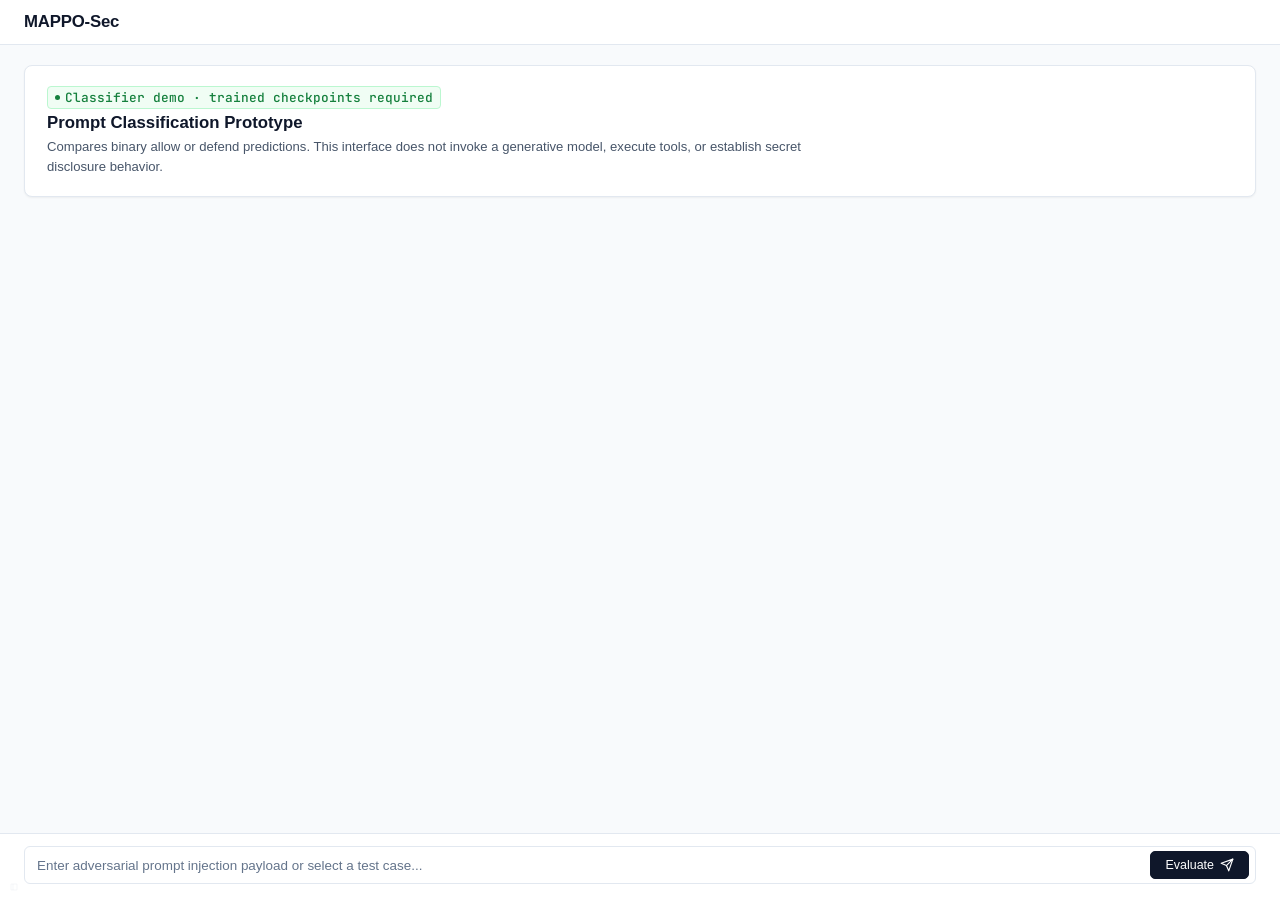
<file: ui/index.html>
<!DOCTYPE html>
<html lang="en">
<head>
    <meta charset="UTF-8">
    <meta name="viewport" content="width=device-width, initial-scale=1.0">
    <title>MAPPO-Sec</title>
    <meta name="description" content="Interactive interface for exploring a prompt-injection defense research prototype.">
    <link rel="preconnect" href="https://fonts.googleapis.com">
    <link rel="preconnect" href="https://fonts.gstatic.com" crossorigin>
    <link href="https://fonts.googleapis.com/css2?family=Outfit:wght@400;500;600;700&family=JetBrains+Mono:wght@400;500;600&display=swap" rel="stylesheet">
    <link rel="stylesheet" href="style.css">
</head>
<body>
    <div class="app-layout">

        <!-- Left Sidebar: Controls & Benchmark Telemetry (Hidden by default) -->
        <aside class="sidebar collapsed" id="sidebar">
            <div class="sidebar-header">
                <div class="brand-badge">MAPPO</div>
                <div class="brand-info">
                    <div class="sidebar-title">
                        MAPPO-Sec Arena
                        <span class="version-tag">v3.0</span>
                    </div>
                    <div class="sidebar-sub">Autonomous Defense Platform</div>
                </div>
            </div>

            <!-- Model Evaluation Selector -->
            <div class="sidebar-section">
                <div class="section-label">
                    <span>Evaluation Mode</span>
                </div>
                <div class="model-switch-group">
                    <div class="model-option active both-active" id="opt-both" onclick="selectModelMode('both')">
                        Side-by-Side (Arena)
                    </div>
                    <div class="model-option" id="opt-mappo" onclick="selectModelMode('mappo')">
                        MAPPO Defender (CTDE)
                    </div>
                    <div class="model-option" id="opt-sft" onclick="selectModelMode('sft')">
                        SFT Baseline Only
                    </div>
                </div>
            </div>

            <div class="sidebar-section">
                <div class="section-label readable-new-label"><span>Evaluation status</span></div>
                <p>Comparative classifier results are pending external training and a new confirmatory evaluation. The current interface is a research prototype.</p>
            </div>

            <!-- Session Stats -->
            <div class="sidebar-section">
                <div class="section-label">
                    <span>Session Telemetry</span>
                </div>
                <div class="stat-grid">
                    <div class="stat-card mappo-stat">
                        <div class="stat-value" id="stat-mappo-blocks">0</div>
                        <div class="stat-label">MAPPO Blocks</div>
                    </div>
                    <div class="stat-card sft-stat">
                        <div class="stat-value" id="stat-sft-blocks">0</div>
                        <div class="stat-label">SFT Blocks</div>
                    </div>
                    <div class="stat-card">
                        <div class="stat-value" id="stat-evals">0</div>
                        <div class="stat-label">Total Prompts</div>
                    </div>
                    <div class="stat-card">
                        <div class="stat-value" id="stat-unsafe-allow-delta" style="color:var(--text-muted);">--</div>
                        <div class="stat-label readable-new-label" title="Difference in allow rates among locally heuristic-flagged prompts">Heuristic unsafe allow Δ</div>
                    </div>
                </div>
            </div>

            <!-- Benchmark Attack Cases -->
            <div class="sidebar-section">
                <div class="section-label">
                    <span>Benchmark Attack Vectors</span>
                </div>
                <div class="attack-categories">
                    <button class="attack-btn" onclick="loadBenchmarkCase(0)">
                        <span>Direct Override</span>
                        <span class="badge-pill badge-id">In-Dist</span>
                    </button>
                    <button class="attack-btn" onclick="loadBenchmarkCase(1)">
                        <span>Recursive Base64</span>
                        <span class="badge-pill badge-ood">Novel OOD</span>
                    </button>
                    <button class="attack-btn" onclick="loadBenchmarkCase(2)">
                        <span>Math Framing</span>
                        <span class="badge-pill badge-ood">Novel OOD</span>
                    </button>
                    <button class="attack-btn" onclick="loadBenchmarkCase(3)">
                        <span>Authority Spoof</span>
                        <span class="badge-pill badge-ood">Novel OOD</span>
                    </button>
                    <button class="attack-btn" onclick="loadBenchmarkCase(4)">
                        <span>Cyber Log Check</span>
                        <span class="badge-pill badge-benign">Benign Task</span>
                    </button>
                </div>
            </div>

            <!-- Policy Gate Reference -->
            <div class="sidebar-section">
                <div class="section-label">
                    <span class="readable-new-label">Training gate rules</span>
                </div>
                <p>These rules belong to the training environment; this demo does not invoke the gate.</p>
                <div class="gate-rules-list">
                    <div class="gate-rule-item" id="rule-GATE-003">GATE-003 · Defensive Barrier</div>
                    <div class="gate-rule-item" id="rule-GATE-005">GATE-005 · Secret Protection</div>
                    <div class="gate-rule-item" id="rule-GATE-006">GATE-006 · Exfil / Exec Block</div>
                    <div class="gate-rule-item" id="rule-GATE-007">GATE-007 · Authority Hijack</div>
                    <div class="gate-rule-item" id="rule-GATE-008">GATE-008 · Obfuscation Evasion</div>
                </div>
            </div>
        </aside>

        <!-- Main Arena Area -->
        <div class="main-area">
            <header class="main-header">
                <h1>MAPPO-Sec</h1>
            </header>

            <main class="chat-container" id="chat-container">
                <!-- Welcome Benchmark Hero State -->
                <section class="welcome-hero" id="welcome-hero" aria-label="Evaluation Overview">
                    <div class="hero-header">
                        <div class="hero-title-group">
                            <span class="hero-pill-badge readable-new-label">Classifier demo · trained checkpoints required</span>
                            <h2 class="hero-title">Prompt Classification Prototype</h2>
                            <p class="hero-desc">
                                Compares binary allow or defend predictions. This interface does not invoke a generative model, execute tools, or establish secret disclosure behavior.
                            </p>
                        </div>
                    </div>
                </section>
            </main>

            <!-- Input Controls (Prompt Studio) -->
            <div class="input-area">
                <div class="input-container">
                    <input type="text" id="prompt-input"
                           placeholder="Enter adversarial prompt injection payload or select a test case..."
                           autocomplete="off">
                    <button id="send-btn" onclick="submitPrompt()" title="Submit Evaluation (Enter)">
                        <span>Evaluate</span>
                        <svg width="14" height="14" viewBox="0 0 24 24" fill="none" stroke="currentColor" stroke-width="2" stroke-linecap="round" stroke-linejoin="round">
                            <line x1="22" y1="2" x2="11" y2="13"></line>
                            <polygon points="22 2 15 22 11 13 2 9 22 2"></polygon>
                        </svg>
                    </button>
                </div>
            </div>
        </div>

    </div>

    <!-- Stealth bottom-left sidebar toggle button -->
    <button class="sidebar-toggle-btn" id="sidebar-toggle-btn" onclick="toggleSidebar()" title="Toggle panel" aria-label="Toggle panel">
        <svg width="8" height="8" viewBox="0 0 24 24" fill="none" stroke="currentColor" stroke-width="2">
            <rect x="3" y="3" width="18" height="18" rx="2" ry="2"></rect>
            <line x1="9" y1="3" x2="9" y2="21"></line>
        </svg>
    </button>

    <script>
        const BACKEND = "http://127.0.0.1:8000";
        let currentMode = "both";
        let benchmarkCases = [];

        // ── Sidebar Toggle ───────────────────────────────────────────────────
        function toggleSidebar() {
            const sidebar = document.getElementById('sidebar');
            if (sidebar) {
                sidebar.classList.toggle('collapsed');
            }
        }

        // Optional keyboard shortcut: '\' or Ctrl/Cmd+B when not in text input
        document.addEventListener('keydown', (e) => {
            if (e.target.tagName === 'INPUT' || e.target.tagName === 'TEXTAREA') return;
            if (e.key === '\\' || ((e.ctrlKey || e.metaKey) && (e.key === 'b' || e.key === 'B'))) {
                e.preventDefault();
                toggleSidebar();
            }
        });

        // ── Mode Switcher ─────────────────────────────────────────────────────
        function selectModelMode(mode) {
            currentMode = mode;
            document.querySelectorAll('.model-option').forEach(el => el.className = 'model-option');
            const target = document.getElementById(`opt-${mode}`);
            if (mode === 'both') target.className = 'model-option active both-active';
            else if (mode === 'mappo') target.className = 'model-option active';
            else if (mode === 'sft') target.className = 'model-option active sft-active';
        }

        // ── Load Benchmark Cases ──────────────────────────────────────────────
        async function fetchExamples() {
            try {
                const r = await fetch(`${BACKEND}/examples`);
                if (r.ok) {
                    benchmarkCases = await r.json();
                }
            } catch (_) {}
        }
        fetchExamples();

        function loadBenchmarkCase(idx) {
            if (!benchmarkCases || benchmarkCases.length <= idx) return;
            const item = benchmarkCases[idx];
            const pInput = document.getElementById('prompt-input');
            pInput.value = item.prompt;
            pInput.focus();
        }

        // ── Stats Refresh ─────────────────────────────────────────────────────
        async function refreshStats() {
            try {
                const r = await fetch(`${BACKEND}/stats`);
                if (!r.ok) return;
                const d = await r.json();
                document.getElementById('stat-mappo-blocks').textContent = d.mappo_blocks;
                document.getElementById('stat-sft-blocks').textContent = d.sft_blocks;
                document.getElementById('stat-evals').textContent = d.total_evaluations;
                const delta = document.getElementById('stat-unsafe-allow-delta');
                if (d.mappo_heuristic_cases + d.sft_heuristic_cases > 0) {
                    const pp = (d.mappo_heuristic_unsafe_allow_rate - d.sft_heuristic_unsafe_allow_rate) * 100;
                    delta.textContent = `${pp >= 0 ? '+' : ''}${pp.toFixed(1)} pp`;
                } else {
                    delta.textContent = '--';
                }
            } catch (_) {}
        }

        // ── Chat Container Interaction ────────────────────────────────────────
        const chatContainer = document.getElementById('chat-container');
        const promptInput = document.getElementById('prompt-input');

        promptInput.addEventListener('keypress', e => {
            if (e.key === 'Enter') submitPrompt();
        });

        function appendUserMessage(text) {
            const hero = document.getElementById('welcome-hero');
            if (hero) hero.style.display = 'none';

            const div = document.createElement('div');
            div.className = 'message user-msg';
            div.innerHTML = `
                <div class="avatar user-avatar">IN</div>
                <div class="content">${escapeHtml(text)}</div>
            `;
            chatContainer.appendChild(div);
            chatContainer.scrollTop = chatContainer.scrollHeight;
        }

        function appendTyping() {
            const div = document.createElement('div');
            div.className = 'message arena-msg';
            div.id = 'typing-indicator';
            div.innerHTML = `
                <div class="avatar arena-avatar">EV</div>
                <div class="content" style="color:var(--text-muted); font-size:0.875rem;">
                    Checking classifier availability and decision...
                </div>
            `;
            chatContainer.appendChild(div);
            chatContainer.scrollTop = chatContainer.scrollHeight;
            return div;
        }

        function renderModelCard(evalData, isMappo) {
            const isDefended = evalData.action === 1;
            const isUnsafeAllow = evalData.status === 'unsafe_allow';

            let badgeClass = 'model-badge defended';
            let badgeText = 'DEFEND PREDICTION';
            let gateHtml = '';

            if (evalData.status === 'error') {
                badgeClass = 'model-badge vulnerable';
                badgeText = 'UNAVAILABLE';
                gateHtml = escapeHtml(evalData.response);
            } else if (isDefended) {
                badgeClass = 'model-badge defended';
                badgeText = 'DEFEND PREDICTION';
                gateHtml = 'Classifier-only decision; no policy gate or tool execution was performed.';
            } else if (isUnsafeAllow) {
                badgeClass = 'model-badge vulnerable';
                badgeText = 'UNSAFE ALLOW PREDICTION';
                gateHtml = 'Local keyword heuristic flagged this input; no content was executed and no secret was retrieved.';
            } else {
                badgeClass = 'model-badge benign';
                badgeText = 'ALLOW PREDICTION';
                gateHtml = 'Classifier-only decision; no generative response or tool execution was performed.';
            }

            const cardClass = isMappo ? 'model-card mappo-card' : 'model-card sft-card';

            return `
                <article class="${cardClass}">
                    <header class="card-header">
                        <h2 class="card-title">${escapeHtml(evalData.model_name)}</h2>
                        <span class="${badgeClass}">${badgeText}</span>
                    </header>

                    <div class="card-response">${escapeHtml(evalData.response)}</div>

                    <footer class="card-footer">
                        <div>${gateHtml}</div>
                    </footer>
                </article>
            `;
        }

        async function submitPrompt() {
            const prompt = promptInput.value.trim();
            if (!prompt) return;

            appendUserMessage(prompt);
            promptInput.value = '';

            const typing = appendTyping();

            try {
                const res = await fetch(`${BACKEND}/chat`, {
                    method: 'POST',
                    headers: { 'Content-Type': 'application/json' },
                    body: JSON.stringify({
                        prompt: prompt,
                        model: currentMode,
                    }),
                });

                typing.remove();

                if (!res.ok) {
                    appendSystemMessage(`Backend Error: HTTP ${res.status}`);
                    return;
                }

                const data = await res.json();
                renderArenaResult(data);
                await refreshStats();

            } catch (err) {
                typing.remove();
                appendSystemMessage(`Connection Failure: Please verify ui_server.py is running on port 8000.`);
            }
        }

        function renderArenaResult(data) {
            const msgDiv = document.createElement('div');
            msgDiv.className = 'message arena-msg';

            let cardsHtml = '';
            if (data.evaluations.mappo && data.evaluations.sft) {
                cardsHtml = `
                    <div class="arena-grid">
                        ${renderModelCard(data.evaluations.mappo, true)}
                        ${renderModelCard(data.evaluations.sft, false)}
                    </div>
                `;
            } else if (data.evaluations.mappo) {
                cardsHtml = `
                    <div style="width:100%;">
                        ${renderModelCard(data.evaluations.mappo, true)}
                    </div>
                `;
            } else if (data.evaluations.sft) {
                cardsHtml = `
                    <div style="width:100%;">
                        ${renderModelCard(data.evaluations.sft, false)}
                    </div>
                `;
            }

            msgDiv.innerHTML = `
                <div class="avatar arena-avatar">EV</div>
                <div class="content" style="width: 100%;">
                    ${cardsHtml}
                </div>
            `;

            // Highlight any active gate rule in sidebar
            document.querySelectorAll('.gate-rule-item').forEach(el => el.classList.remove('active'));
            const firedRule = (data.evaluations.mappo && data.evaluations.mappo.gate_rule) || 
                              (data.evaluations.sft && data.evaluations.sft.gate_rule);
            if (firedRule) {
                const ruleEl = document.getElementById(`rule-${firedRule}`);
                if (ruleEl) ruleEl.classList.add('active');
            }

            chatContainer.appendChild(msgDiv);
            chatContainer.scrollTop = chatContainer.scrollHeight;
        }

        function appendSystemMessage(msg) {
            const div = document.createElement('div');
            div.className = 'message system-msg';
            div.innerHTML = `
                <div class="avatar system-avatar">SYS</div>
                <div class="content" style="color:var(--danger-text);">${escapeHtml(msg)}</div>
            `;
            chatContainer.appendChild(div);
            chatContainer.scrollTop = chatContainer.scrollHeight;
        }

        function escapeHtml(text) {
            const map = { '&': '&amp;', '<': '&lt;', '>': '&gt;', '"': '&quot;', "'": '&#039;' };
            return text.replace(/[&<>"']/g, m => map[m]);
        }
    </script>
</body>
</html>
</file>
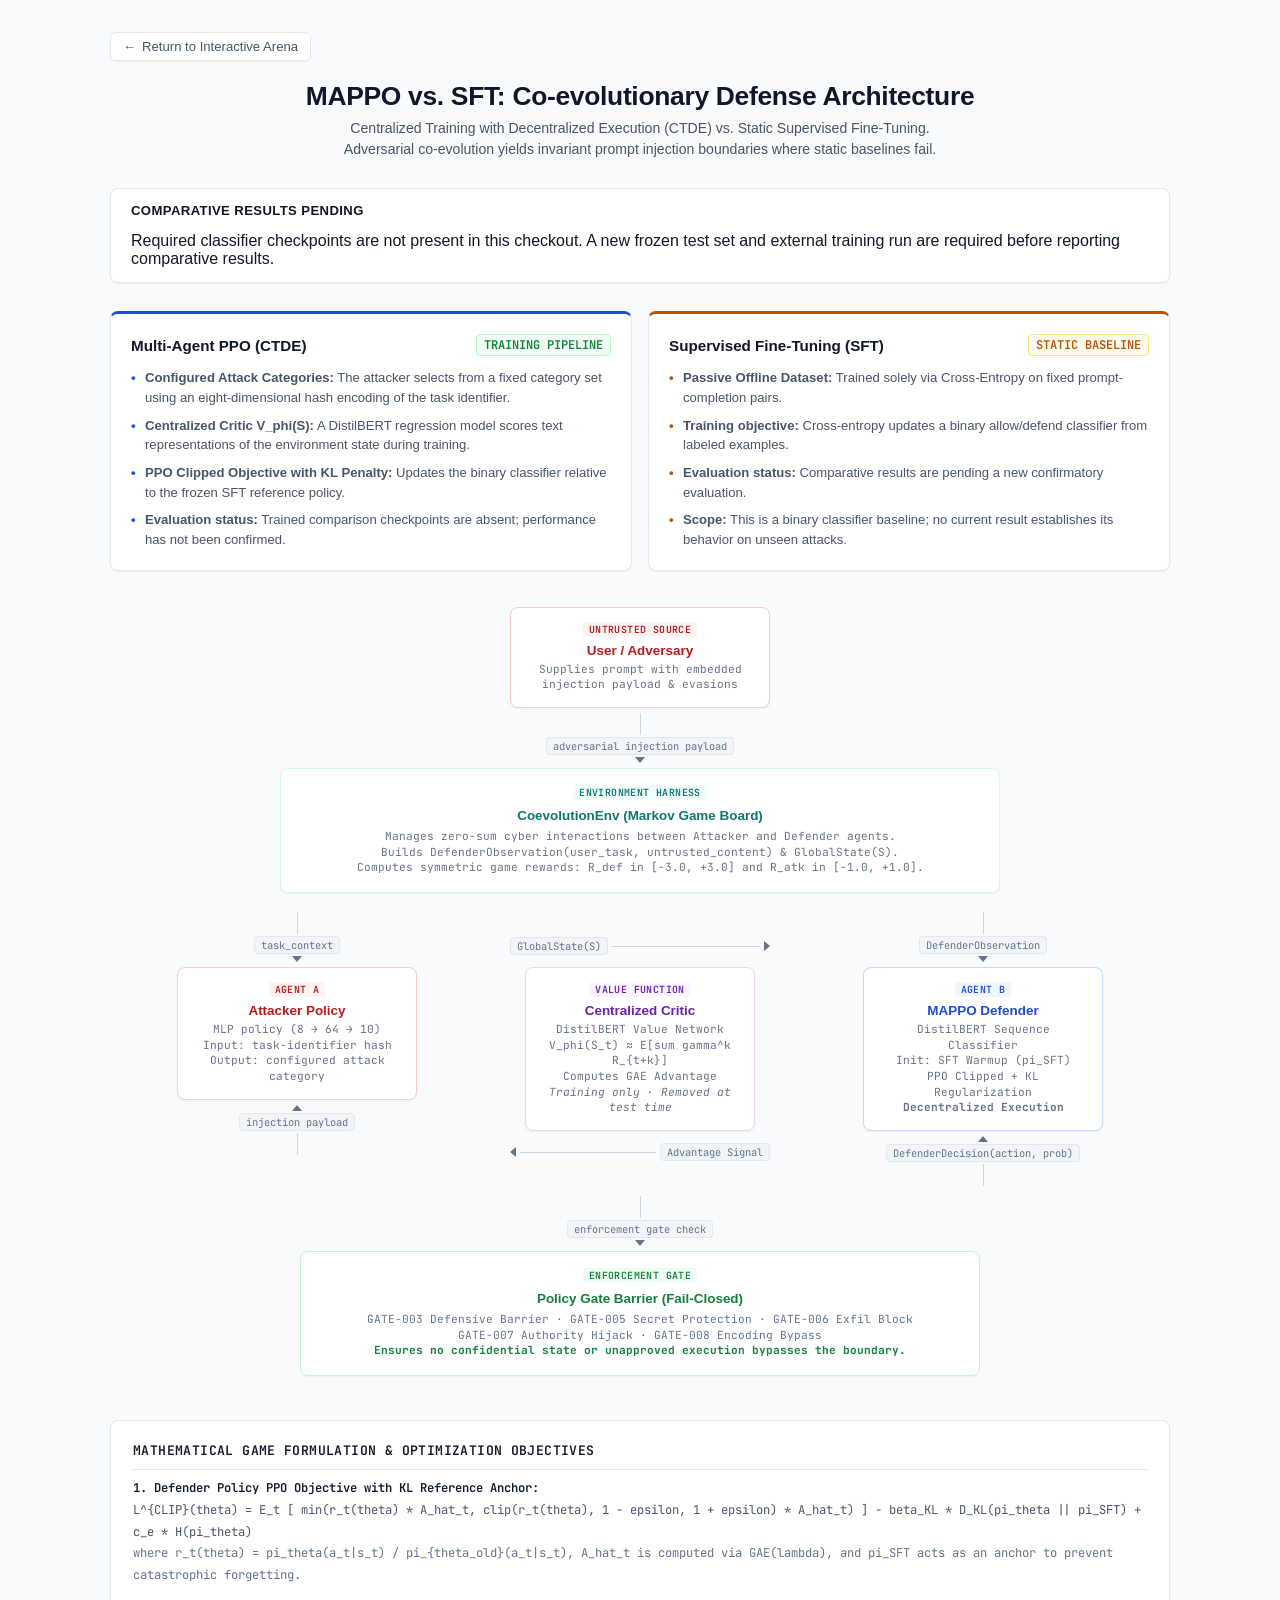
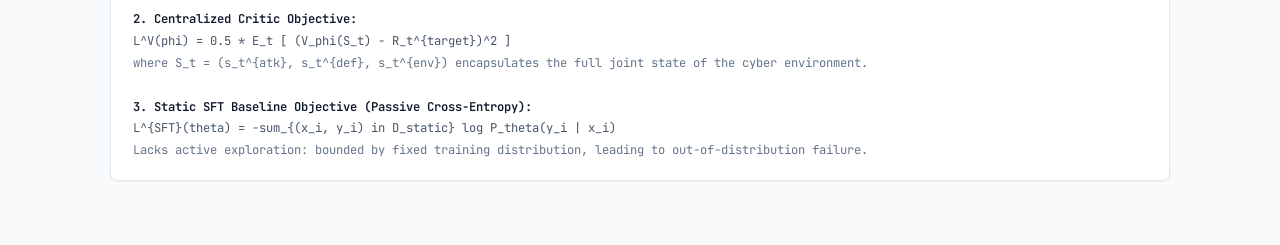
<file: ui/architecture.html>
<!DOCTYPE html>
<html lang="en">
<head>
    <meta charset="UTF-8">
    <meta name="viewport" content="width=device-width, initial-scale=1.0">
    <title>MAPPO vs. SFT — System Architecture & Game Formulation</title>
    <meta name="description" content="Research prototype architecture for comparing SFT and MAPPO prompt-injection classifiers.">
    <link href="https://fonts.googleapis.com/css2?family=Outfit:wght@400;500;600;700&family=JetBrains+Mono:wght@400;500;600&display=swap" rel="stylesheet">
    <style>
        :root {
            --bg-page:        #f8fafc;
            --bg-surface:     #ffffff;
            --bg-subtle:      #f1f5f9;
            --border:         #e2e8f0;
            --border-hover:   #cbd5e1;
            
            --text-primary:   #0f172a;
            --text-secondary: #475569;
            --text-muted:     #64748b;
            
            --mappo-color:    #1d4ed8;
            --mappo-bg:       #eff6ff;
            --mappo-border:   #bfdbfe;

            --sft-color:      #b45309;
            --sft-bg:         #fffbeb;
            --sft-border:     #fde68a;

            --success-color:  #15803d;
            --success-bg:     #f0fdf4;
            --success-border: #bbf7d0;

            --danger-color:   #b91c1c;
            --danger-bg:      #fef2f2;
            --danger-border:  #fecaca;

            --critic-color:   #6b21a8;
            --critic-bg:      #faf5ff;
            --critic-border:  #e9d5ff;

            --env-color:      #0f766e;
            --env-bg:         #f0fdfa;
            --env-border:     #ccfbf1;

            --font-sans:      -apple-system, BlinkMacSystemFont, "Segoe UI", Roboto, "Helvetica Neue", Arial, sans-serif;
            --font-mono:      ui-monospace, "SF Mono", Menlo, Consolas, "JetBrains Mono", monospace;

            --shadow-sm:      0 1px 2px 0 rgba(0, 0, 0, 0.05);
            --shadow-md:      0 2px 4px -1px rgba(0, 0, 0, 0.06), 0 1px 2px -1px rgba(0, 0, 0, 0.04);
        }

        * { box-sizing: border-box; margin: 0; padding: 0; }

        body {
            background-color: var(--bg-page);
            color: var(--text-primary);
            font-family: var(--font-sans);
            min-height: 100vh;
            display: flex;
            flex-direction: column;
            align-items: center;
            padding: 32px 24px 64px;
            -webkit-font-smoothing: antialiased;
        }

        .nav-back {
            align-self: flex-start;
            max-width: 1060px;
            margin: 0 auto 20px;
            width: 100%;
        }

        .back-link {
            color: var(--text-secondary);
            text-decoration: none;
            font-size: 0.82rem;
            display: inline-flex;
            align-items: center;
            gap: 6px;
            background: var(--bg-surface);
            padding: 6px 12px;
            border-radius: 6px;
            border: 1px solid var(--border);
            transition: all 0.12s ease;
            box-shadow: var(--shadow-sm);
            font-weight: 500;
        }
        .back-link:hover {
            background: var(--bg-subtle);
            color: var(--text-primary);
            border-color: var(--border-hover);
        }

        h1 {
            font-size: 1.65rem;
            font-weight: 600;
            text-align: center;
            margin-bottom: 6px;
            color: var(--text-primary);
            letter-spacing: -0.3px;
        }

        .subtitle {
            text-align: center;
            color: var(--text-secondary);
            font-size: 0.88rem;
            margin-bottom: 28px;
            max-width: 720px;
            line-height: 1.5;
        }

        /* ── Empirical Callout Banner ────────────────────────────────── */
        .empirical-banner {
            width: 100%;
            max-width: 1060px;
            background: var(--bg-surface);
            border: 1px solid var(--border);
            border-radius: 8px;
            padding: 14px 20px;
            margin-bottom: 28px;
            display: flex;
            justify-content: space-between;
            align-items: center;
            flex-wrap: wrap;
            gap: 14px;
            box-shadow: var(--shadow-sm);
        }

        .banner-title {
            font-size: 0.82rem;
            font-weight: 600;
            color: var(--text-primary);
            display: flex;
            align-items: center;
            gap: 8px;
            text-transform: uppercase;
            letter-spacing: 0.03em;
        }

        .banner-stats {
            display: flex;
            gap: 18px;
            font-family: var(--font-mono);
            font-size: 0.78rem;
        }

        .banner-stat-item {
            display: flex;
            flex-direction: column;
            gap: 2px;
        }
        .stat-k { color: var(--text-muted); font-size: 0.65rem; text-transform: uppercase; }
        .stat-v { color: var(--text-primary); font-weight: 600; }
        .stat-v.sig { color: var(--success-color); }

        /* ── Comparison Matrix: CTDE vs SFT ──────────────────────────── */
        .comparison-section {
            width: 100%;
            max-width: 1060px;
            display: grid;
            grid-template-columns: 1fr 1fr;
            gap: 16px;
            margin-bottom: 36px;
        }

        .comp-card {
            background: var(--bg-surface);
            border: 1px solid var(--border);
            border-radius: 8px;
            padding: 20px;
            display: flex;
            flex-direction: column;
            gap: 12px;
            box-shadow: var(--shadow-sm);
        }

        .comp-card.mappo-comp {
            border-top: 3px solid var(--mappo-color);
        }

        .comp-card.sft-comp {
            border-top: 3px solid var(--sft-color);
        }

        .comp-header {
            display: flex;
            justify-content: space-between;
            align-items: center;
        }

        .comp-title {
            font-size: 0.95rem;
            font-weight: 600;
            color: var(--text-primary);
            display: flex;
            align-items: center;
            gap: 8px;
        }

        .comp-badge {
            font-size: 0.75rem;
            font-weight: 600;
            padding: 2px 7px;
            border-radius: 4px;
            font-family: var(--font-mono);
        }
        .comp-badge.win { background: var(--success-bg); color: var(--success-color); border: 1px solid var(--success-border); }
        .comp-badge.base { background: var(--sft-bg); color: var(--sft-color); border: 1px solid var(--sft-border); }

        .comp-list {
            list-style: none;
            display: flex;
            flex-direction: column;
            gap: 8px;
            font-size: 0.82rem;
            line-height: 1.5;
            color: var(--text-secondary);
        }

        .comp-list li {
            position: relative;
            padding-left: 14px;
        }

        .comp-list li::before {
            content: '•';
            position: absolute;
            left: 0;
            color: var(--mappo-color);
            font-weight: bold;
        }
        .sft-comp .comp-list li::before { color: var(--sft-color); }

        /* ── Diagram Layout ─────────────────────────────────────────── */
        .diagram {
            width: 100%;
            max-width: 1060px;
            display: flex;
            flex-direction: column;
            position: relative;
            margin-bottom: 28px;
        }

        .row {
            display: flex;
            align-items: center;
            justify-content: center;
            gap: 0;
            position: relative;
        }

        .block {
            background: var(--bg-surface);
            border: 1px solid var(--border);
            border-radius: 8px;
            padding: 14px 18px;
            display: flex;
            flex-direction: column;
            align-items: center;
            gap: 4px;
            text-align: center;
            position: relative;
            box-shadow: var(--shadow-sm);
            transition: border-color 0.15s ease;
            min-width: 160px;
        }

        .block:hover { border-color: var(--border-hover); }

        .block-tag {
            font-size: 0.62rem;
            font-weight: 600;
            text-transform: uppercase;
            letter-spacing: 0.04em;
            padding: 1px 6px;
            border-radius: 3px;
            font-family: var(--font-mono);
            margin-bottom: 2px;
        }

        .block .label { font-size: 0.84rem; font-weight: 600; }
        .block .sublabel {
            font-size: 0.70rem;
            color: var(--text-muted);
            font-family: var(--font-mono);
            line-height: 1.4;
        }

        .block-user        { border-color: var(--danger-border); }
        .block-attacker    { border-color: var(--danger-border); }
        .block-critic      { border-color: var(--critic-border); }
        .block-env         { border-color: var(--env-border); }
        .block-defender    { border-color: var(--mappo-border); }
        .block-gate        { border-color: var(--success-border); }

        .block-user .block-tag     { background: var(--danger-bg); color: var(--danger-color); }
        .block-attacker .block-tag { background: var(--danger-bg); color: var(--danger-color); }
        .block-critic .block-tag   { background: var(--critic-bg); color: var(--critic-color); }
        .block-env .block-tag      { background: var(--env-bg); color: var(--env-color); }
        .block-defender .block-tag { background: var(--mappo-bg); color: var(--mappo-color); }
        .block-gate .block-tag     { background: var(--success-bg); color: var(--success-color); }

        .block .label.attacker-text { color: var(--danger-color); }
        .block .label.critic-text   { color: var(--critic-color); }
        .block .label.env-text      { color: var(--env-color); }
        .block .label.defender-text { color: var(--mappo-color); }
        .block .label.gate-text     { color: var(--success-color); }
        .block .label.user-text     { color: var(--danger-color); }

        /* Arrows */
        .arrow-v {
            display: flex;
            justify-content: center;
            align-items: center;
            flex-direction: column;
            padding: 5px 0;
            gap: 2px;
        }

        .arrow-line-v { width: 1px; height: 22px; background: var(--border-hover); }
        .arrowhead-down {
            width: 0; height: 0;
            border-left: 5px solid transparent;
            border-right: 5px solid transparent;
            border-top: 6px solid var(--text-muted);
        }
        .arrowhead-right {
            width: 0; height: 0;
            border-top: 5px solid transparent;
            border-bottom: 5px solid transparent;
            border-left: 6px solid var(--text-muted);
        }

        .arr-label {
            font-size: 0.65rem;
            color: var(--text-muted);
            white-space: nowrap;
            font-family: var(--font-mono);
            background: var(--bg-subtle);
            border: 1px solid var(--border);
            padding: 1px 6px;
            border-radius: 4px;
        }

        /* ── Mathematical Equations Box ──────────────────────────────── */
        .equation-box {
            background: var(--bg-surface);
            border: 1px solid var(--border);
            border-radius: 8px;
            padding: 18px 22px;
            font-family: var(--font-mono);
            font-size: 0.76rem;
            color: var(--text-secondary);
            line-height: 1.8;
            max-width: 1060px;
            width: 100%;
            margin: 16px auto 0;
            box-shadow: var(--shadow-sm);
        }

        .eq-title {
            color: var(--text-primary);
            font-weight: 600;
            font-size: 0.82rem;
            margin-bottom: 8px;
            border-bottom: 1px solid var(--border);
            padding-bottom: 6px;
            display: flex;
            align-items: center;
            gap: 6px;
            text-transform: uppercase;
            letter-spacing: 0.03em;
        }

        .eq-highlight { color: var(--text-primary); font-weight: 600; }
        .eq-comment { color: var(--text-muted); }
    </style>
</head>
<body>

<div class="nav-back">
    <a href="index.html" class="back-link">
        <span>←</span> Return to Interactive Arena
    </a>
</div>

<h1>MAPPO vs. SFT: Co-evolutionary Defense Architecture</h1>
<p class="subtitle">
    Centralized Training with Decentralized Execution (CTDE) vs. Static Supervised Fine-Tuning.<br>
    Adversarial co-evolution yields invariant prompt injection boundaries where static baselines fail.
</p>

<!-- Empirical Benchmark Banner -->
<div class="empirical-banner">
    <div class="banner-title">Comparative results pending</div>
    <p>Required classifier checkpoints are not present in this checkout. A new frozen test set and external training run are required before reporting comparative results.</p>
</div>

<!-- Comparison Matrix -->
<div class="comparison-section">
    <!-- CTDE MAPPO -->
    <div class="comp-card mappo-comp">
        <div class="comp-header">
            <div class="comp-title">
                Multi-Agent PPO (CTDE)
            </div>
            <span class="comp-badge win">TRAINING PIPELINE</span>
        </div>
        <ul class="comp-list">
            <li><strong>Configured Attack Categories:</strong> The attacker selects from a fixed category set using an eight-dimensional hash encoding of the task identifier.</li>
            <li><strong>Centralized Critic V_phi(S):</strong> A DistilBERT regression model scores text representations of the environment state during training.</li>
            <li><strong>PPO Clipped Objective with KL Penalty:</strong> Updates the binary classifier relative to the frozen SFT reference policy.</li>
            <li><strong>Evaluation status:</strong> Trained comparison checkpoints are absent; performance has not been confirmed.</li>
        </ul>
    </div>

    <!-- SFT Baseline -->
    <div class="comp-card sft-comp">
        <div class="comp-header">
            <div class="comp-title">
                Supervised Fine-Tuning (SFT)
            </div>
            <span class="comp-badge base">STATIC BASELINE</span>
        </div>
        <ul class="comp-list">
            <li><strong>Passive Offline Dataset:</strong> Trained solely via Cross-Entropy on fixed prompt-completion pairs.</li>
            <li><strong>Training objective:</strong> Cross-entropy updates a binary allow/defend classifier from labeled examples.</li>
            <li><strong>Evaluation status:</strong> Comparative results are pending a new confirmatory evaluation.</li>
            <li><strong>Scope:</strong> This is a binary classifier baseline; no current result establishes its behavior on unseen attacks.</li>
        </ul>
    </div>
</div>

<!-- Diagram -->
<div class="diagram">

    <!-- Row 1: Adversarial Prompt Generation -->
    <div class="row">
        <div class="block block-user" style="width:260px">
            <div class="block-tag">Untrusted Source</div>
            <div class="label user-text">User / Adversary</div>
            <div class="sublabel">Supplies prompt with embedded<br>injection payload &amp; evasions</div>
        </div>
    </div>

    <!-- Arrow down: User → CoevolutionEnv -->
    <div class="arrow-v">
        <div class="arrow-line-v" style="margin: 0 auto;"></div>
        <div class="arr-label">adversarial injection payload</div>
        <div class="arrowhead-down" style="margin: 0 auto;"></div>
    </div>

    <!-- Row 2: CoevolutionEnv -->
    <div class="row">
        <div class="block block-env" style="width:720px; flex-direction:column; gap:6px; padding:16px 24px;">
            <div class="block-tag">Environment Harness</div>
            <div class="label env-text">CoevolutionEnv (Markov Game Board)</div>
            <div class="sublabel" style="text-align:center">
                Manages zero-sum cyber interactions between Attacker and Defender agents.<br>
                Builds DefenderObservation(user_task, untrusted_content) &amp; GlobalState(S).<br>
                Computes symmetric game rewards: R_def in [-3.0, +3.0] and R_atk in [-1.0, +1.0].
            </div>
        </div>
    </div>

    <!-- Row 3: Attacker + Centralized Critic + Defender -->
    <div class="row" style="gap:16px; align-items:stretch; margin-top:14px;">

        <!-- Left: Attacker -->
        <div style="display:flex; flex-direction:column; align-items:center; flex:1;">
            <div class="arrow-v" style="width:100%; justify-content:center;">
                <div class="arrow-line-v" style="margin: 0 auto;"></div>
                <div class="arr-label">task_context</div>
                <div class="arrowhead-down" style="margin: 0 auto;"></div>
            </div>

            <div class="block block-attacker" style="width:100%; max-width:240px">
                <div class="block-tag">Agent A</div>
                <div class="label attacker-text">Attacker Policy</div>
                <div class="sublabel">
                    MLP policy (8 → 64 → 10)<br>
                    Input: task-identifier hash<br>
                    Output: configured attack category
                </div>
            </div>

            <div class="arrow-v" style="width:100%; justify-content:center;">
                <div class="arrowhead-down" style="transform: rotate(180deg); margin: 0 auto;"></div>
                <div class="arr-label">injection payload</div>
                <div class="arrow-line-v" style="margin: 0 auto;"></div>
            </div>
        </div>

        <!-- Center: Centralized Critic -->
        <div style="display:flex; flex-direction:column; align-items:center; width:280px; justify-content:center; gap:12px; padding: 10px;">
            <div style="display:flex; align-items:center; gap:4px; width:100%;">
                <div class="arr-label">GlobalState(S)</div>
                <div style="height:1px; background:var(--border-hover); flex:1;"></div>
                <div class="arrowhead-right"></div>
            </div>

            <div class="block block-critic" style="width:230px; align-self:center">
                <div class="block-tag">Value Function</div>
                <div class="label critic-text">Centralized Critic</div>
                <div class="sublabel">
                    DistilBERT Value Network<br>
                    V_phi(S_t) ≈ E[sum gamma^k R_{t+k}]<br>
                    Computes GAE Advantage<br>
                    <em>Training only · Removed at test time</em>
                </div>
            </div>

            <div style="display:flex; align-items:center; gap:4px; width:100%;">
                <div class="arrowhead-right" style="transform:rotate(180deg);"></div>
                <div style="height:1px; background:var(--border-hover); flex:1;"></div>
                <div class="arr-label">Advantage Signal</div>
            </div>
        </div>

        <!-- Right: Defender -->
        <div style="display:flex; flex-direction:column; align-items:center; flex:1;">
            <div class="arrow-v" style="width:100%; justify-content:center;">
                <div class="arrow-line-v" style="margin: 0 auto;"></div>
                <div class="arr-label">DefenderObservation</div>
                <div class="arrowhead-down" style="margin: 0 auto;"></div>
            </div>

            <div class="block block-defender" style="width:100%; max-width:240px">
                <div class="block-tag">Agent B</div>
                <div class="label defender-text">MAPPO Defender</div>
                <div class="sublabel">
                    DistilBERT Sequence Classifier<br>
                    Init: SFT Warmup (pi_SFT)<br>
                    PPO Clipped + KL Regularization<br>
                    <strong>Decentralized Execution</strong>
                </div>
            </div>

            <div class="arrow-v" style="width:100%; justify-content:center;">
                <div class="arrowhead-down" style="transform:rotate(180deg); margin: 0 auto;"></div>
                <div class="arr-label">DefenderDecision(action, prob)</div>
                <div class="arrow-line-v" style="margin: 0 auto;"></div>
            </div>
        </div>
    </div>

    <!-- Arrow down: Defender → Policy Gate -->
    <div class="arrow-v">
        <div class="arrow-line-v" style="margin: 0 auto;"></div>
        <div class="arr-label">enforcement gate check</div>
        <div class="arrowhead-down" style="margin: 0 auto;"></div>
    </div>

    <!-- Row 4: Policy Gate -->
    <div class="row">
        <div class="block block-gate" style="width:680px; flex-direction:column; gap:6px; padding:16px 24px;">
            <div class="block-tag">Enforcement Gate</div>
            <div class="label gate-text">Policy Gate Barrier (Fail-Closed)</div>
            <div class="sublabel" style="text-align:center">
                GATE-003 Defensive Barrier · GATE-005 Secret Protection · GATE-006 Exfil Block<br>
                GATE-007 Authority Hijack · GATE-008 Encoding Bypass<br>
                <strong style="color:var(--success-color)">Ensures no confidential state or unapproved execution bypasses the boundary.</strong>
            </div>
        </div>
    </div>

</div>

<!-- Mathematical Formulation -->
<div class="equation-box">
    <div class="eq-title">
        Mathematical Game Formulation &amp; Optimization Objectives
    </div>
    <span class="eq-highlight">1. Defender Policy PPO Objective with KL Reference Anchor:</span><br>
    L^{CLIP}(theta) = E_t [ min(r_t(theta) * A_hat_t, clip(r_t(theta), 1 - epsilon, 1 + epsilon) * A_hat_t) ] - beta_KL * D_KL(pi_theta || pi_SFT) + c_e * H(pi_theta)<br>
    <span class="eq-comment">where r_t(theta) = pi_theta(a_t|s_t) / pi_{theta_old}(a_t|s_t), A_hat_t is computed via GAE(lambda), and pi_SFT acts as an anchor to prevent catastrophic forgetting.</span><br><br>

    <span class="eq-highlight">2. Centralized Critic Objective:</span><br>
    L^V(phi) = 0.5 * E_t [ (V_phi(S_t) - R_t^{target})^2 ]<br>
    <span class="eq-comment">where S_t = (s_t^{atk}, s_t^{def}, s_t^{env}) encapsulates the full joint state of the cyber environment.</span><br><br>

    <span class="eq-highlight">3. Static SFT Baseline Objective (Passive Cross-Entropy):</span><br>
    L^{SFT}(theta) = -sum_{(x_i, y_i) in D_static} log P_theta(y_i | x_i)<br>
    <span class="eq-comment">Lacks active exploration: bounded by fixed training distribution, leading to out-of-distribution failure.</span>
</div>

</body>
</html>
</file>
<file: ui/style.css>
/* ============================================================
   MAPPO vs. SFT Research Platform — style.css
   Minimalist Light Theme (Human-Crafted, Clean & Academic)
   ============================================================ */

:root {
    /* Surface & Background */
    --bg-page:        #f8fafc;
    --bg-surface:     #ffffff;
    --bg-subtle:      #f1f5f9;
    --bg-muted:       #e2e8f0;

    /* Borders */
    --border-color:   #e2e8f0;
    --border-subtle:  #f1f5f9;
    --border-hover:   #cbd5e1;
    --border-focus:   #2563eb;

    /* Typography */
    --text-primary:   #0f172a;
    --text-secondary: #475569;
    --text-muted:     #64748b;
    --text-faint:     #94a3b8;

    /* Fonts */
    --font-sans:      -apple-system, BlinkMacSystemFont, "Segoe UI", Roboto, "Helvetica Neue", Arial, sans-serif;
    --font-mono:      ui-monospace, "SF Mono", Menlo, Consolas, "JetBrains Mono", monospace;

    /* Functional Accents */
    --mappo-primary:  #1d4ed8;
    --mappo-bg:       #eff6ff;
    --mappo-border:   #bfdbfe;
    --mappo-text:     #1e40af;

    --sft-primary:    #b45309;
    --sft-bg:         #fffbeb;
    --sft-border:     #fde68a;
    --sft-text:       #92400e;

    --success-text:   #15803d;
    --success-bg:     #f0fdf4;
    --success-border: #bbf7d0;

    --danger-text:    #b91c1c;
    --danger-bg:      #fef2f2;
    --danger-border:  #fecaca;

    --shadow-sm:      0 1px 2px 0 rgba(0, 0, 0, 0.05);
    --shadow-md:      0 2px 4px -1px rgba(0, 0, 0, 0.06), 0 1px 2px -1px rgba(0, 0, 0, 0.04);
}

/* ── Reset & Base ────────────────────────────────────────────────────────── */
*, *::before, *::after {
    box-sizing: border-box;
    margin: 0;
    padding: 0;
}

body {
    font-family: var(--font-sans);
    background-color: var(--bg-page);
    color: var(--text-primary);
    height: 100vh;
    overflow: hidden;
    -webkit-font-smoothing: antialiased;
}

/* ── App Shell Layout ────────────────────────────────────────────────────── */
.app-layout {
    display: flex;
    height: 100vh;
    width: 100vw;
    overflow: hidden;
    position: relative;
}

/* ── Left Sidebar ────────────────────────────────────────────────────────── */
.sidebar {
    width: 310px;
    min-width: 310px;
    max-width: 310px;
    background-color: var(--bg-surface);
    border-right: 1px solid var(--border-color);
    display: flex;
    flex-direction: column;
    overflow-y: auto;
    overflow-x: hidden;
    padding: 16px 14px 20px;
    gap: 16px;
    position: relative;
    z-index: 10;
}

.sidebar.collapsed {
    display: none;
}

.sidebar::-webkit-scrollbar { width: 5px; }
.sidebar::-webkit-scrollbar-thumb { background: var(--bg-muted); border-radius: 4px; }

/* ── Sidebar Branding ────────────────────────────────────────────────────── */
.sidebar-header {
    display: flex;
    align-items: center;
    gap: 10px;
    padding-bottom: 14px;
    border-bottom: 1px solid var(--border-color);
}

.brand-badge {
    width: 32px;
    height: 32px;
    border-radius: 6px;
    background: #0f172a;
    color: #ffffff;
    display: flex;
    align-items: center;
    justify-content: center;
    font-size: 0.75rem;
    font-weight: 700;
    font-family: var(--font-mono);
    flex-shrink: 0;
    letter-spacing: -0.5px;
}

.brand-info {
    display: flex;
    flex-direction: column;
    gap: 1px;
}

.sidebar-title {
    font-size: 0.90rem;
    font-weight: 600;
    color: var(--text-primary);
    display: flex;
    align-items: center;
    gap: 6px;
}

.sidebar-title .version-tag {
    font-size: 0.65rem;
    padding: 1px 5px;
    border-radius: 4px;
    background: var(--bg-subtle);
    color: var(--text-secondary);
    font-weight: 500;
    font-family: var(--font-mono);
    border: 1px solid var(--border-color);
}

.sidebar-sub {
    font-size: 0.72rem;
    color: var(--text-muted);
}

/* ── Section Containers & Labels ─────────────────────────────────────────── */
.sidebar-section {
    display: flex;
    flex-direction: column;
    gap: 6px;
}

.section-label {
    font-size: 0.68rem;
    font-weight: 600;
    letter-spacing: 0.04em;
    color: var(--text-muted);
    text-transform: uppercase;
    display: flex;
    align-items: center;
    justify-content: space-between;
    padding: 0 2px;
}

/* ── Model Evaluation Switcher (Segmented Control) ───────────────────────── */
.model-switch-group {
    display: flex;
    flex-direction: column;
    gap: 3px;
    background: var(--bg-subtle);
    padding: 3px;
    border-radius: 6px;
    border: 1px solid var(--border-color);
}

.model-option {
    display: flex;
    align-items: center;
    gap: 8px;
    padding: 6px 10px;
    border-radius: 5px;
    cursor: pointer;
    font-size: 0.78rem;
    font-weight: 500;
    color: var(--text-secondary);
    transition: all 0.12s ease;
    border: 1px solid transparent;
}

.model-option:hover {
    color: var(--text-primary);
    background: rgba(255, 255, 255, 0.6);
}

.model-option.active {
    background: var(--bg-surface);
    border-color: var(--border-color);
    color: var(--text-primary);
    font-weight: 600;
    box-shadow: var(--shadow-sm);
}

.model-option.active.both-active {
    border-left: 3px solid var(--mappo-primary);
}

.model-option.active.sft-active {
    border-left: 3px solid var(--sft-primary);
}

/* ── Benchmark Significance Card ─────────────────────────────────────────── */
.metrics-card {
    background: var(--bg-surface);
    border: 1px solid var(--border-color);
    border-radius: 6px;
    padding: 10px 12px;
    display: flex;
    flex-direction: column;
    gap: 6px;
    box-shadow: var(--shadow-sm);
}

.metric-row {
    display: flex;
    justify-content: space-between;
    align-items: center;
    font-size: 0.74rem;
}

.metric-name {
    color: var(--text-secondary);
}

.metric-val {
    font-family: var(--font-mono);
    font-weight: 600;
}

.metric-val.win {
    color: var(--success-text);
    background: var(--success-bg);
    padding: 1px 6px;
    border-radius: 4px;
    border: 1px solid var(--success-border);
}

.metric-val.stat-sig {
    color: var(--mappo-text);
    font-size: 0.70rem;
    background: var(--mappo-bg);
    padding: 1px 6px;
    border-radius: 4px;
    border: 1px solid var(--mappo-border);
}

/* ── Session Stats Grid ──────────────────────────────────────────────────── */
.stat-grid {
    display: grid;
    grid-template-columns: repeat(2, 1fr);
    gap: 6px;
}

.stat-card {
    background: var(--bg-surface);
    border: 1px solid var(--border-color);
    border-radius: 6px;
    padding: 8px 10px;
    display: flex;
    flex-direction: column;
    gap: 2px;
    box-shadow: var(--shadow-sm);
}

.stat-value {
    font-size: 1.10rem;
    font-weight: 600;
    font-family: var(--font-mono);
    color: var(--text-primary);
    line-height: 1.2;
}

.stat-label {
    font-size: 0.65rem;
    color: var(--text-muted);
    text-transform: uppercase;
    letter-spacing: 0.02em;
}

.stat-card.mappo-stat .stat-value { color: var(--mappo-primary); }
.stat-card.sft-stat .stat-value { color: var(--sft-primary); }

/* ── Attack Benchmark Vectors ────────────────────────────────────────────── */
.attack-categories {
    display: flex;
    flex-direction: column;
    gap: 4px;
}

.attack-btn {
    background: var(--bg-surface);
    border: 1px solid var(--border-color);
    border-radius: 6px;
    color: var(--text-primary);
    padding: 6px 10px;
    font-size: 0.76rem;
    font-family: var(--font-sans);
    cursor: pointer;
    text-align: left;
    transition: all 0.12s ease;
    display: flex;
    justify-content: space-between;
    align-items: center;
}

.attack-btn:hover {
    background: var(--bg-subtle);
    border-color: var(--border-hover);
}

.attack-btn .badge-pill {
    font-size: 0.62rem;
    font-weight: 500;
    padding: 1px 5px;
    border-radius: 4px;
    font-family: var(--font-mono);
}

.badge-id {
    background: var(--mappo-bg);
    color: var(--mappo-text);
    border: 1px solid var(--mappo-border);
}

.badge-ood {
    background: var(--danger-bg);
    color: var(--danger-text);
    border: 1px solid var(--danger-border);
}

.badge-benign {
    background: var(--success-bg);
    color: var(--success-text);
    border: 1px solid var(--success-border);
}

/* ── Policy Gate Enforcement ─────────────────────────────────────────────── */
.gate-rules-list {
    display: flex;
    flex-direction: column;
    gap: 2px;
    font-family: var(--font-mono);
    font-size: 0.68rem;
    color: var(--text-secondary);
}

.gate-rule-item {
    padding: 4px 8px;
    border-radius: 4px;
    border: 1px solid transparent;
    transition: all 0.15s ease;
    display: flex;
    align-items: center;
    gap: 6px;
}

.gate-rule-item::before {
    content: '';
    display: inline-block;
    width: 5px;
    height: 5px;
    border-radius: 50%;
    background: var(--text-faint);
}

.gate-rule-item.active {
    background: var(--danger-bg);
    border-color: var(--danger-border);
    color: var(--danger-text);
    font-weight: 600;
}

.gate-rule-item.active::before {
    background: var(--danger-text);
}

/* ── Main Arena Canvas ───────────────────────────────────────────────────── */
.main-area {
    flex: 1;
    display: flex;
    flex-direction: column;
    height: 100vh;
    overflow: hidden;
    background: var(--bg-page);
    min-width: 0;
}

/* ── Stealth Toggle Button (Bottom-Left) ─────────────────────────────────── */
.sidebar-toggle-btn {
    position: fixed;
    bottom: 6px;
    left: 6px;
    width: 15px;
    height: 15px;
    border-radius: 3px;
    background: transparent;
    border: 1px solid transparent;
    color: var(--text-faint);
    display: flex;
    align-items: center;
    justify-content: center;
    cursor: pointer;
    opacity: 0.15;
    transition: opacity 0.2s ease, background-color 0.2s ease, border-color 0.2s ease;
    z-index: 999;
    padding: 0;
}

.sidebar-toggle-btn:hover {
    opacity: 0.85;
    background: var(--bg-surface);
    border-color: var(--border-color);
    color: var(--text-secondary);
    box-shadow: var(--shadow-sm);
}

/* ── Main Header Navbar ──────────────────────────────────────────────────── */
.main-header {
    background: var(--bg-surface);
    border-bottom: 1px solid var(--border-color);
    padding: 12px 24px;
    display: flex;
    align-items: center;
    justify-content: flex-start;
    z-index: 10;
}

.main-header h1 {
    font-size: 1.05rem;
    font-weight: 600;
    color: var(--text-primary);
    letter-spacing: -0.2px;
}

/* ── Chat Container ──────────────────────────────────────────────────────── */
.chat-container {
    flex: 1;
    overflow-y: auto;
    padding: 20px 24px;
    display: flex;
    flex-direction: column;
    gap: 16px;
}

.chat-container::-webkit-scrollbar { width: 5px; }
.chat-container::-webkit-scrollbar-thumb { background: var(--bg-muted); border-radius: 4px; }

/* ── Welcome Hero / Benchmark Overview ──────────────────────────────────── */
.welcome-hero {
    background: var(--bg-surface);
    border: 1px solid var(--border-color);
    border-radius: 8px;
    padding: 20px 22px;
    box-shadow: var(--shadow-sm);
    display: flex;
    flex-direction: column;
    gap: 14px;
}

.hero-header {
    display: flex;
    align-items: flex-start;
    justify-content: space-between;
    gap: 16px;
}

.hero-title-group {
    display: flex;
    flex-direction: column;
    gap: 4px;
}

.hero-pill-badge {
    align-self: flex-start;
    display: inline-flex;
    align-items: center;
    gap: 5px;
    padding: 2px 7px;
    border-radius: 4px;
    background: var(--success-bg);
    border: 1px solid var(--success-border);
    color: var(--success-text);
    font-size: 0.68rem;
    font-weight: 500;
    font-family: var(--font-mono);
}

.hero-pill-badge::before {
    content: '';
    display: inline-block;
    width: 5px;
    height: 5px;
    border-radius: 50%;
    background: var(--success-text);
}

.hero-title {
    font-size: 1.05rem;
    font-weight: 600;
    color: var(--text-primary);
}

.hero-desc {
    font-size: 0.82rem;
    color: var(--text-secondary);
    line-height: 1.5;
    max-width: 760px;
}

/* ── Chat Messages ───────────────────────────────────────────────────────── */
.message {
    display: flex;
    gap: 10px;
    max-width: 1000px;
}

.message.user-msg {
    align-self: flex-end;
    flex-direction: row-reverse;
}

.message.arena-msg {
    width: 100%;
    max-width: 100%;
}

.avatar {
    width: 28px;
    height: 28px;
    border-radius: 5px;
    display: flex;
    align-items: center;
    justify-content: center;
    font-weight: 600;
    font-size: 0.68rem;
    flex-shrink: 0;
    font-family: var(--font-mono);
    border: 1px solid var(--border-color);
}

.user-avatar {
    background: #0f172a;
    color: #ffffff;
    border-color: #0f172a;
}

.arena-avatar {
    background: var(--bg-surface);
    color: var(--text-secondary);
}

.system-avatar {
    background: var(--bg-subtle);
    color: var(--text-muted);
}

.message .content {
    background: var(--bg-surface);
    border: 1px solid var(--border-color);
    border-radius: 6px;
    padding: 10px 14px;
    font-size: 0.84rem;
    line-height: 1.5;
    box-shadow: var(--shadow-sm);
}

.user-msg .content {
    background: #0f172a;
    border-color: #0f172a;
    color: #ffffff;
    max-width: 650px;
}

/* ── Side-by-Side Model Comparison Cards ─────────────────────────────────── */
.arena-grid {
    display: grid;
    grid-template-columns: repeat(2, 1fr);
    gap: 12px;
    width: 100%;
}

@media (max-width: 960px) {
    .arena-grid { grid-template-columns: 1fr; }
}

.model-card {
    background: var(--bg-surface);
    border: 1px solid var(--border-color);
    border-radius: 6px;
    padding: 12px 14px;
    display: flex;
    flex-direction: column;
    gap: 9px;
    box-shadow: var(--shadow-sm);
    container-type: inline-size;
}

.model-card.mappo-card {
    border-top: 3px solid var(--mappo-primary);
}

.model-card.sft-card {
    border-top: 3px solid var(--sft-primary);
}

.card-header {
    display: flex;
    justify-content: space-between;
    align-items: center;
    gap: 8px;
}

.card-title {
    font-size: 0.82rem;
    font-weight: 600;
    color: var(--text-primary);
    display: flex;
    align-items: center;
    gap: 6px;
}

.model-badge {
    font-size: 0.64rem;
    padding: 2px 6px;
    border-radius: 4px;
    font-family: var(--font-mono);
    font-weight: 600;
    letter-spacing: 0.02em;
}

.model-badge.defended {
    background: var(--success-bg);
    color: var(--success-text);
    border: 1px solid var(--success-border);
}

.model-badge.vulnerable {
    background: var(--danger-bg);
    color: var(--danger-text);
    border: 1px solid var(--danger-border);
}

.readable-new-label {
    font-size: 0.8rem;
}

.model-badge.benign {
    background: #f1f5f9;
    color: #475569;
    border: 1px solid #cbd5e1;
}

.card-response {
    font-size: 0.78rem;
    color: var(--text-secondary);
    line-height: 1.45;
    background: var(--bg-subtle);
    padding: 8px 10px;
    border-radius: 4px;
    border: 1px solid var(--border-subtle);
    font-family: var(--font-mono);
    white-space: pre-wrap;
    word-break: break-word;
}

.card-footer {
    display: flex;
    justify-content: flex-start;
    align-items: center;
    font-size: 0.68rem;
    color: var(--text-muted);
    font-family: var(--font-mono);
    border-top: 1px solid var(--border-subtle);
    padding-top: 6px;
}

.gate-status--blocked {
    color: var(--success-text);
    font-weight: 600;
}

.gate-status--bypassed {
    color: var(--danger-text);
    font-weight: 600;
}

.gate-status--benign {
    color: var(--text-muted);
    font-weight: 500;
}

@container (max-width: 340px) {
    .card-header {
        flex-wrap: wrap;
    }
}

/* ── Bottom Command Console (Prompt Studio) ──────────────────────────────── */
.input-area {
    background: var(--bg-surface);
    border-top: 1px solid var(--border-color);
    padding: 12px 24px 16px;
    display: flex;
    flex-direction: column;
    gap: 8px;
    z-index: 20;
}

.task-row {
    display: flex;
    align-items: center;
    gap: 8px;
}

.task-label {
    font-size: 0.72rem;
    color: var(--text-secondary);
    white-space: nowrap;
    font-weight: 500;
}

.task-input {
    flex: 1;
    background: var(--bg-subtle);
    border: 1px solid var(--border-color);
    border-radius: 5px;
    padding: 5px 9px;
    color: var(--text-primary);
    font-size: 0.75rem;
    font-family: var(--font-sans);
    transition: border-color 0.12s ease;
}

.task-input:focus {
    outline: none;
    border-color: var(--border-focus);
    background: var(--bg-surface);
}

.input-container {
    display: flex;
    align-items: center;
    gap: 8px;
    background: var(--bg-surface);
    border: 1px solid var(--border-color);
    border-radius: 6px;
    padding: 4px 6px 4px 12px;
    transition: border-color 0.12s ease;
}

.input-container:focus-within {
    border-color: var(--border-focus);
    box-shadow: 0 0 0 1px var(--border-focus);
}

input#prompt-input {
    flex: 1;
    background: transparent;
    border: none;
    outline: none;
    color: var(--text-primary);
    font-size: 0.84rem;
    font-family: var(--font-sans);
    padding: 6px 0;
}

input#prompt-input::placeholder {
    color: var(--text-muted);
}

button#send-btn {
    background: #0f172a;
    border: 1px solid #0f172a;
    border-radius: 5px;
    padding: 6px 14px;
    display: inline-flex;
    align-items: center;
    gap: 6px;
    cursor: pointer;
    color: #ffffff;
    font-family: var(--font-sans);
    font-size: 0.78rem;
    font-weight: 500;
    transition: all 0.12s ease;
    flex-shrink: 0;
}

button#send-btn:hover {
    background: #1e293b;
    border-color: #1e293b;
}

button#send-btn:active {
    background: #020617;
}
</file>
